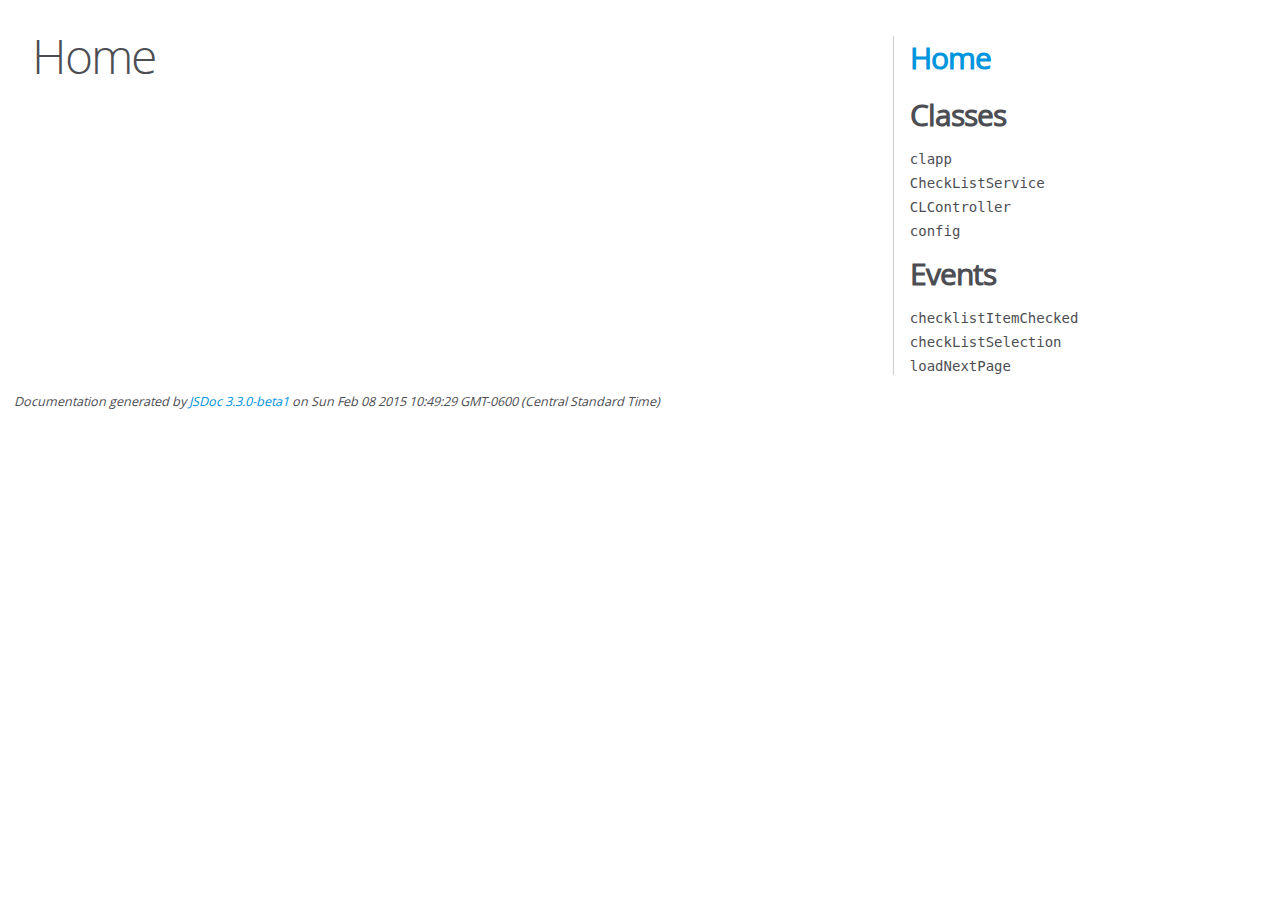
<file: out/index.html>
<!DOCTYPE html>
<html lang="en">
<head>
    <meta charset="utf-8">
    <title>JSDoc: Home</title>

    <script src="scripts/prettify/prettify.js"> </script>
    <script src="scripts/prettify/lang-css.js"> </script>
    <!--[if lt IE 9]>
      <script src="//html5shiv.googlecode.com/svn/trunk/html5.js"></script>
    <![endif]-->
    <link type="text/css" rel="stylesheet" href="styles/prettify-tomorrow.css">
    <link type="text/css" rel="stylesheet" href="styles/jsdoc-default.css">
</head>

<body>

<div id="main">

    <h1 class="page-title">Home</h1>








    <h3> </h3>




















</div>

<nav>
    <h2><a href="index.html">Home</a></h2><h3>Classes</h3><ul><li><a href="CheckListApp.clapp.html">clapp</a></li><li><a href="CheckListApp.clapp.CheckListService.html">CheckListService</a></li><li><a href="CheckListApp.clapp.CLController.html">CLController</a></li><li><a href="CheckListApp.clapp.config.html">config</a></li></ul><h3>Events</h3><ul><li><a href="CheckListApp.clapp.CLController.html#.event:checklistItemChecked">checklistItemChecked</a></li><li><a href="CheckListApp.clapp.CLController.html#.event:checkListSelection">checkListSelection</a></li><li><a href="CheckListApp.clapp.CLController.html#.event:loadNextPage">loadNextPage</a></li></ul>
</nav>

<br class="clear">

<footer>
    Documentation generated by <a href="https://github.com/jsdoc3/jsdoc">JSDoc 3.3.0-beta1</a> on Sun Feb 08 2015 10:49:29 GMT-0600 (Central Standard Time)
</footer>

<script> prettyPrint(); </script>
<script src="scripts/linenumber.js"> </script>
</body>
</html>
</file>
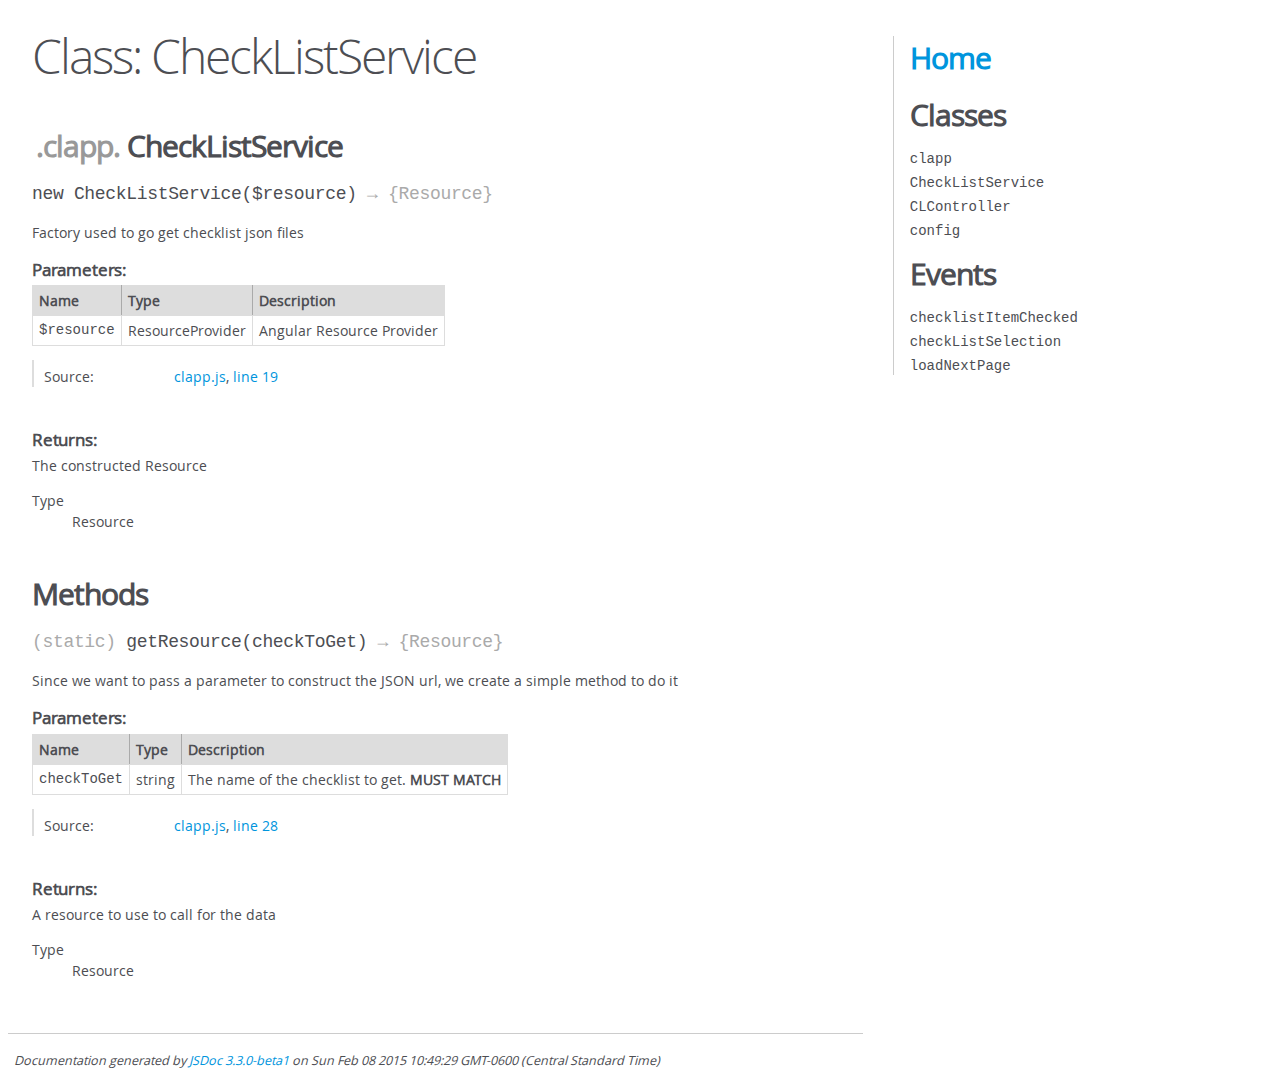
<file: out/CheckListApp.clapp.CheckListService.html>
<!DOCTYPE html>
<html lang="en">
<head>
    <meta charset="utf-8">
    <title>JSDoc: Class: CheckListService</title>

    <script src="scripts/prettify/prettify.js"> </script>
    <script src="scripts/prettify/lang-css.js"> </script>
    <!--[if lt IE 9]>
      <script src="//html5shiv.googlecode.com/svn/trunk/html5.js"></script>
    <![endif]-->
    <link type="text/css" rel="stylesheet" href="styles/prettify-tomorrow.css">
    <link type="text/css" rel="stylesheet" href="styles/jsdoc-default.css">
</head>

<body>

<div id="main">

    <h1 class="page-title">Class: CheckListService</h1>






<section>

<header>

        <h2>
            <span class="ancestors"><a href="CheckListApp.clapp.html">.clapp</a>.</span>

        CheckListService
        </h2>


</header>

<article>
    <div class="container-overview">





    <h4 class="name" id="CheckListService"><span class="type-signature"></span>new CheckListService<span class="signature">($resource)</span><span class="type-signature"> &rarr; {Resource}</span></h4>





<div class="description">
    Factory used to go get checklist json files
</div>









    <h5>Parameters:</h5>


<table class="params">
    <thead>
    <tr>

        <th>Name</th>


        <th>Type</th>





        <th class="last">Description</th>
    </tr>
    </thead>

    <tbody>


        <tr>

                <td class="name"><code>$resource</code></td>


            <td class="type">


<span class="param-type">ResourceProvider</span>



            </td>





            <td class="description last">Angular Resource Provider</td>
        </tr>


    </tbody>
</table>






<dl class="details">


























    <dt class="tag-source">Source:</dt>
    <dd class="tag-source"><ul class="dummy"><li>
        <a href="clapp.js.html">clapp.js</a>, <a href="clapp.js.html#line19">line 19</a>
    </li></ul></dd>







</dl>













<h5>Returns:</h5>


<div class="param-desc">
    The constructed Resource
</div>



<dl>
    <dt>
        Type
    </dt>
    <dd>

<span class="param-type">Resource</span>


    </dd>
</dl>






    </div>














        <h3 class="subsection-title">Methods</h3>






    <h4 class="name" id=".getResource"><span class="type-signature">(static) </span>getResource<span class="signature">(checkToGet)</span><span class="type-signature"> &rarr; {Resource}</span></h4>





<div class="description">
    Since we want to pass a parameter to construct the JSON url,we create a simple method to do it
</div>









    <h5>Parameters:</h5>


<table class="params">
    <thead>
    <tr>

        <th>Name</th>


        <th>Type</th>





        <th class="last">Description</th>
    </tr>
    </thead>

    <tbody>


        <tr>

                <td class="name"><code>checkToGet</code></td>


            <td class="type">


<span class="param-type">string</span>



            </td>





            <td class="description last">The name of the checklist to get. <b>MUST MATCH</b></td>
        </tr>


    </tbody>
</table>






<dl class="details">


























    <dt class="tag-source">Source:</dt>
    <dd class="tag-source"><ul class="dummy"><li>
        <a href="clapp.js.html">clapp.js</a>, <a href="clapp.js.html#line28">line 28</a>
    </li></ul></dd>







</dl>













<h5>Returns:</h5>


<div class="param-desc">
    A resource to use to call for the data
</div>



<dl>
    <dt>
        Type
    </dt>
    <dd>

<span class="param-type">Resource</span>


    </dd>
</dl>











</article>

</section>




</div>

<nav>
    <h2><a href="index.html">Home</a></h2><h3>Classes</h3><ul><li><a href="CheckListApp.clapp.html">clapp</a></li><li><a href="CheckListApp.clapp.CheckListService.html">CheckListService</a></li><li><a href="CheckListApp.clapp.CLController.html">CLController</a></li><li><a href="CheckListApp.clapp.config.html">config</a></li></ul><h3>Events</h3><ul><li><a href="CheckListApp.clapp.CLController.html#.event:checklistItemChecked">checklistItemChecked</a></li><li><a href="CheckListApp.clapp.CLController.html#.event:checkListSelection">checkListSelection</a></li><li><a href="CheckListApp.clapp.CLController.html#.event:loadNextPage">loadNextPage</a></li></ul>
</nav>

<br class="clear">

<footer>
    Documentation generated by <a href="https://github.com/jsdoc3/jsdoc">JSDoc 3.3.0-beta1</a> on Sun Feb 08 2015 10:49:29 GMT-0600 (Central Standard Time)
</footer>

<script> prettyPrint(); </script>
<script src="scripts/linenumber.js"> </script>
</body>
</html>
</file>
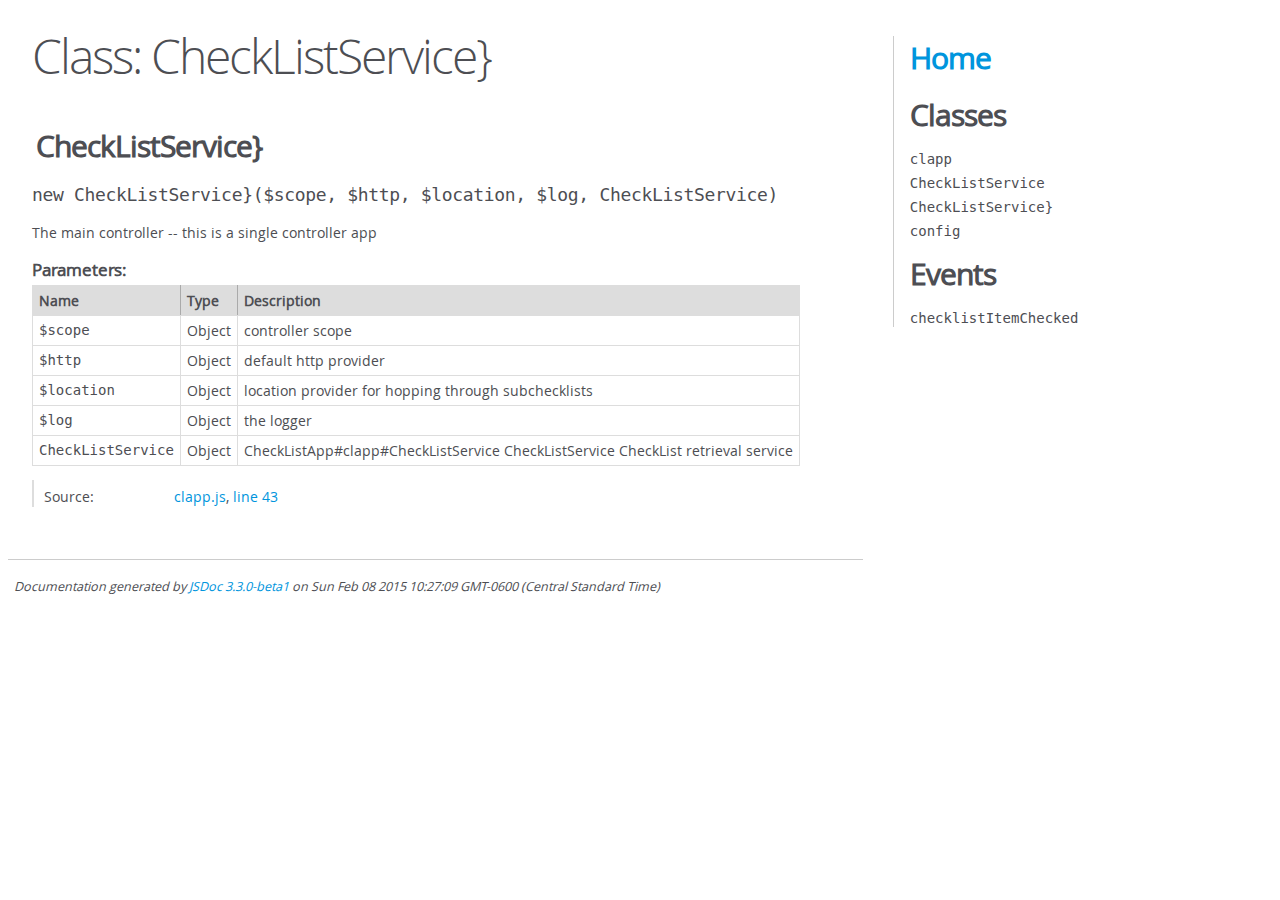
<file: out/CheckListApp.clapp.CLController%20%7B@link%20CheckListApp_clapp_CheckListService%7D.html>
<!DOCTYPE html>
<html lang="en">
<head>
    <meta charset="utf-8">
    <title>JSDoc: Class: CheckListService}</title>

    <script src="scripts/prettify/prettify.js"> </script>
    <script src="scripts/prettify/lang-css.js"> </script>
    <!--[if lt IE 9]>
      <script src="//html5shiv.googlecode.com/svn/trunk/html5.js"></script>
    <![endif]-->
    <link type="text/css" rel="stylesheet" href="styles/prettify-tomorrow.css">
    <link type="text/css" rel="stylesheet" href="styles/jsdoc-default.css">
</head>

<body>

<div id="main">

    <h1 class="page-title">Class: CheckListService}</h1>






<section>

<header>

        <h2>
        CheckListService}
        </h2>


</header>

<article>
    <div class="container-overview">





    <h4 class="name" id="CheckListService}"><span class="type-signature"></span>new CheckListService}<span class="signature">($scope, $http, $location, $log, CheckListService)</span><span class="type-signature"></span></h4>





<div class="description">
    The main controller -- this is a single controller app
</div>









    <h5>Parameters:</h5>


<table class="params">
    <thead>
    <tr>

        <th>Name</th>


        <th>Type</th>





        <th class="last">Description</th>
    </tr>
    </thead>

    <tbody>


        <tr>

                <td class="name"><code>$scope</code></td>


            <td class="type">


<span class="param-type">Object</span>



            </td>





            <td class="description last">controller scope</td>
        </tr>



        <tr>

                <td class="name"><code>$http</code></td>


            <td class="type">


<span class="param-type">Object</span>



            </td>





            <td class="description last">default http provider</td>
        </tr>



        <tr>

                <td class="name"><code>$location</code></td>


            <td class="type">


<span class="param-type">Object</span>



            </td>





            <td class="description last">location provider for hopping through subchecklists</td>
        </tr>



        <tr>

                <td class="name"><code>$log</code></td>


            <td class="type">


<span class="param-type">Object</span>



            </td>





            <td class="description last">the logger</td>
        </tr>



        <tr>

                <td class="name"><code>CheckListService</code></td>


            <td class="type">


<span class="param-type">Object</span>



            </td>





            <td class="description last">CheckListApp#clapp#CheckListService CheckListService CheckList retrieval service</td>
        </tr>


    </tbody>
</table>






<dl class="details">


























    <dt class="tag-source">Source:</dt>
    <dd class="tag-source"><ul class="dummy"><li>
        <a href="clapp.js.html">clapp.js</a>, <a href="clapp.js.html#line43">line 43</a>
    </li></ul></dd>







</dl>

















    </div>


















</article>

</section>




</div>

<nav>
    <h2><a href="index.html">Home</a></h2><h3>Classes</h3><ul><li><a href="CheckListApp.clapp.html">clapp</a></li><li><a href="CheckListApp.clapp.CheckListService.html">CheckListService</a></li><li><a href="CheckListApp.clapp.CLController%2520%257B@link%2520CheckListApp_clapp_CheckListService%257D.html">CheckListService}</a></li><li><a href="CheckListApp.clapp.config.html">config</a></li></ul><h3>Events</h3><ul><li><a href="CheckListApp.clapp.CLController.html#.event:checklistItemChecked">checklistItemChecked</a></li></ul>
</nav>

<br class="clear">

<footer>
    Documentation generated by <a href="https://github.com/jsdoc3/jsdoc">JSDoc 3.3.0-beta1</a> on Sun Feb 08 2015 10:27:09 GMT-0600 (Central Standard Time)
</footer>

<script> prettyPrint(); </script>
<script src="scripts/linenumber.js"> </script>
</body>
</html>
</file>
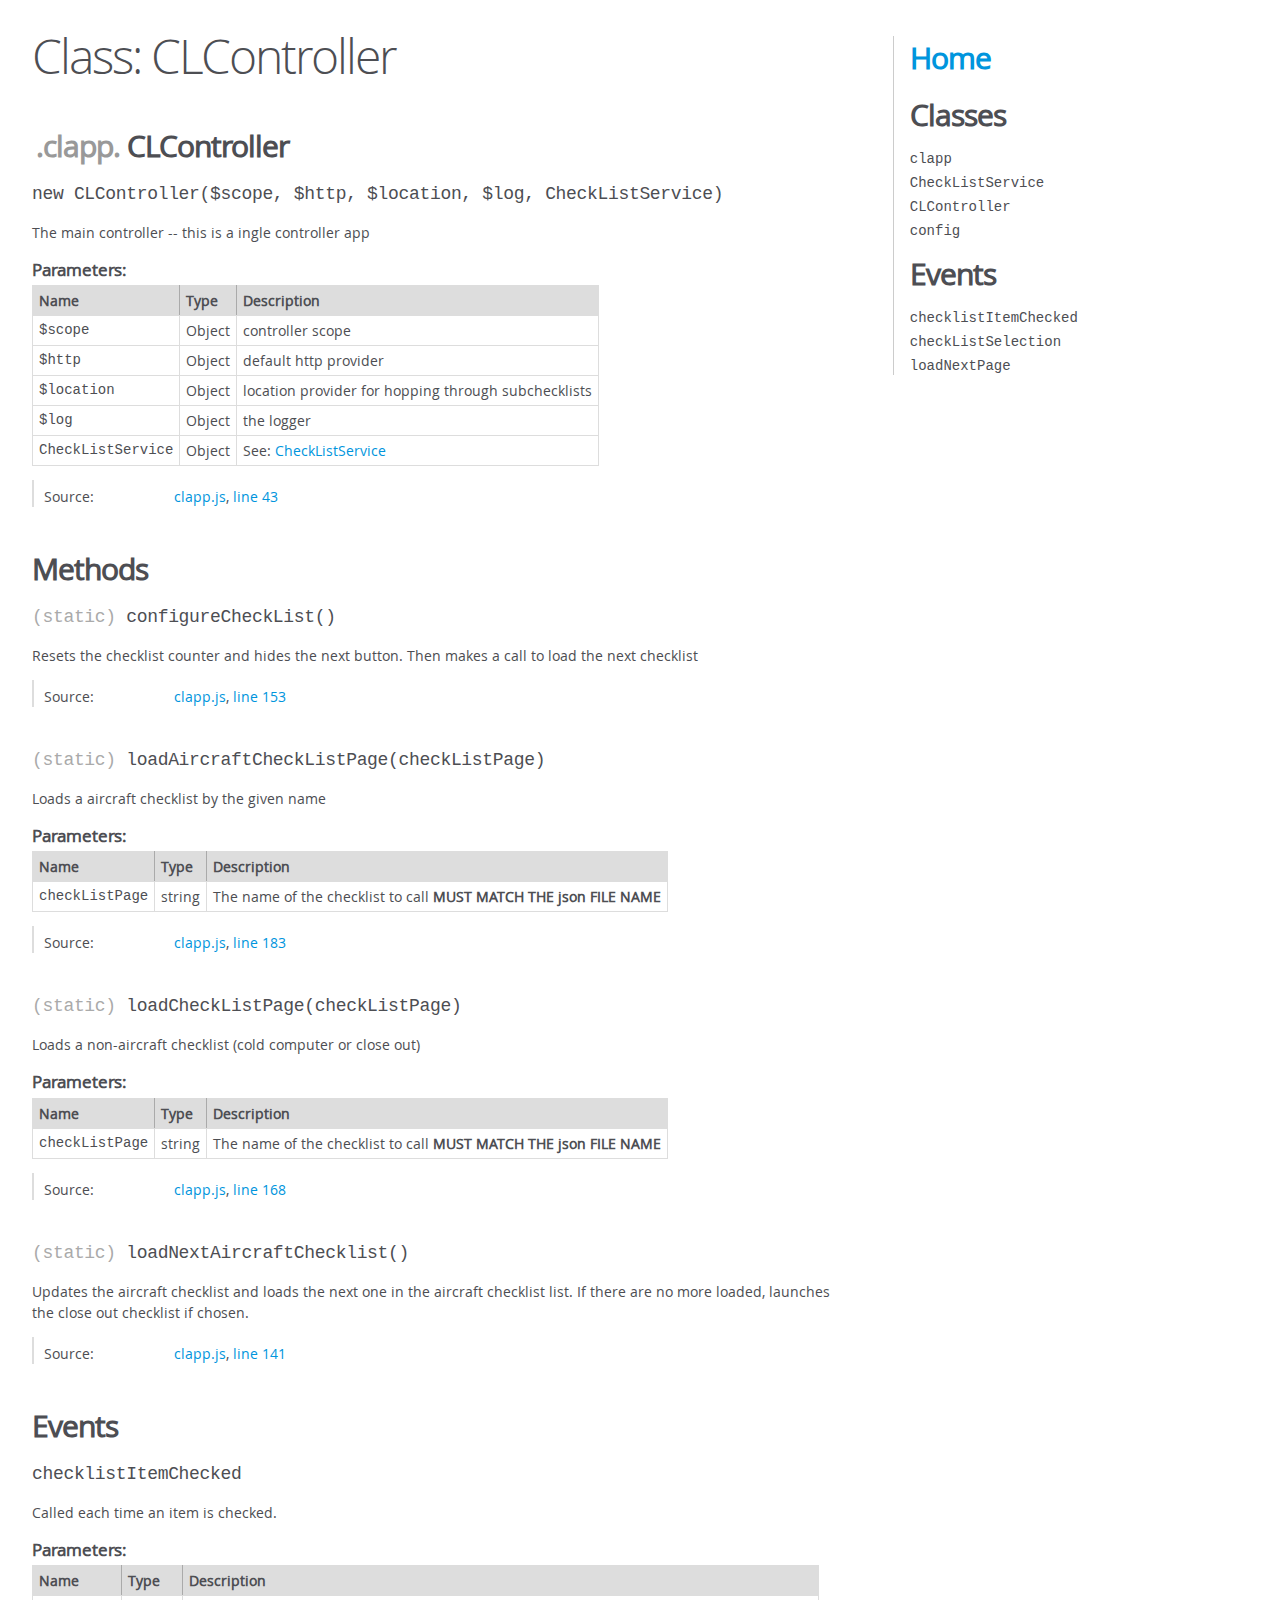
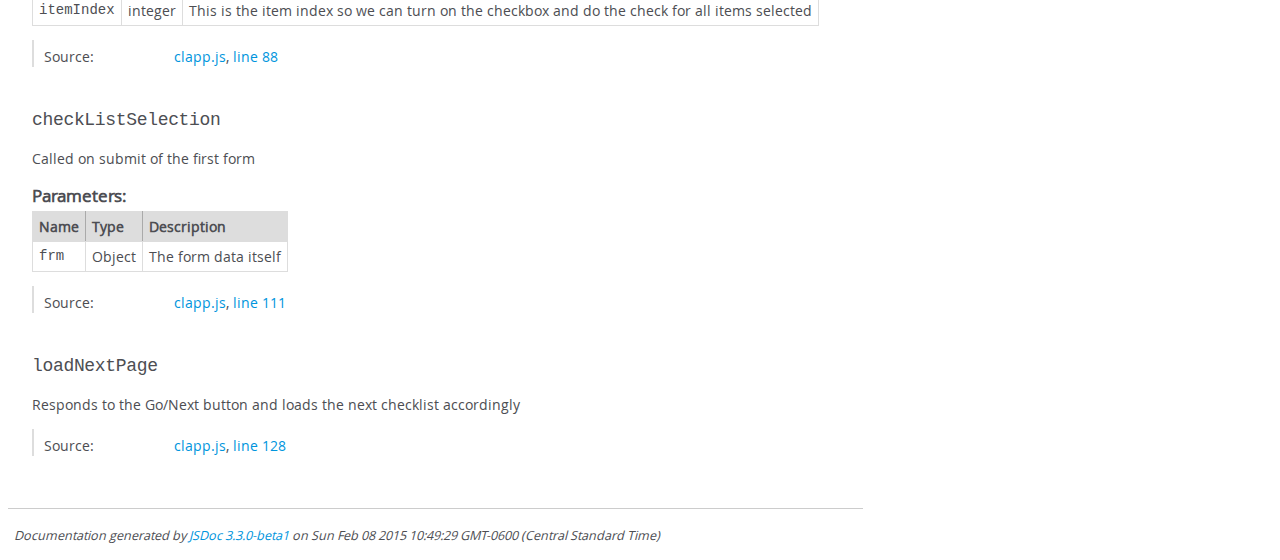
<file: out/CheckListApp.clapp.CLController.html>
<!DOCTYPE html>
<html lang="en">
<head>
    <meta charset="utf-8">
    <title>JSDoc: Class: CLController</title>

    <script src="scripts/prettify/prettify.js"> </script>
    <script src="scripts/prettify/lang-css.js"> </script>
    <!--[if lt IE 9]>
      <script src="//html5shiv.googlecode.com/svn/trunk/html5.js"></script>
    <![endif]-->
    <link type="text/css" rel="stylesheet" href="styles/prettify-tomorrow.css">
    <link type="text/css" rel="stylesheet" href="styles/jsdoc-default.css">
</head>

<body>

<div id="main">

    <h1 class="page-title">Class: CLController</h1>






<section>

<header>

        <h2>
            <span class="ancestors"><a href="CheckListApp.clapp.html">.clapp</a>.</span>

        CLController
        </h2>


</header>

<article>
    <div class="container-overview">





    <h4 class="name" id="CLController"><span class="type-signature"></span>new CLController<span class="signature">($scope, $http, $location, $log, CheckListService)</span><span class="type-signature"></span></h4>





<div class="description">
    The main controller -- this is a ingle controller app
</div>









    <h5>Parameters:</h5>


<table class="params">
    <thead>
    <tr>

        <th>Name</th>


        <th>Type</th>





        <th class="last">Description</th>
    </tr>
    </thead>

    <tbody>


        <tr>

                <td class="name"><code>$scope</code></td>


            <td class="type">


<span class="param-type">Object</span>



            </td>





            <td class="description last">controller scope</td>
        </tr>



        <tr>

                <td class="name"><code>$http</code></td>


            <td class="type">


<span class="param-type">Object</span>



            </td>





            <td class="description last">default http provider</td>
        </tr>



        <tr>

                <td class="name"><code>$location</code></td>


            <td class="type">


<span class="param-type">Object</span>



            </td>





            <td class="description last">location provider for hopping through subchecklists</td>
        </tr>



        <tr>

                <td class="name"><code>$log</code></td>


            <td class="type">


<span class="param-type">Object</span>



            </td>





            <td class="description last">the logger</td>
        </tr>



        <tr>

                <td class="name"><code>CheckListService</code></td>


            <td class="type">


<span class="param-type">Object</span>



            </td>





            <td class="description last">See: <a href="CheckListApp.clapp.CheckListService.html">CheckListService</a></td>
        </tr>


    </tbody>
</table>






<dl class="details">


























    <dt class="tag-source">Source:</dt>
    <dd class="tag-source"><ul class="dummy"><li>
        <a href="clapp.js.html">clapp.js</a>, <a href="clapp.js.html#line43">line 43</a>
    </li></ul></dd>







</dl>

















    </div>














        <h3 class="subsection-title">Methods</h3>






    <h4 class="name" id=".configureCheckList"><span class="type-signature">(static) </span>configureCheckList<span class="signature">()</span><span class="type-signature"></span></h4>





<div class="description">
    Resets the checklist counter and hides the next button.Then makes a call to load the next checklist
</div>













<dl class="details">


























    <dt class="tag-source">Source:</dt>
    <dd class="tag-source"><ul class="dummy"><li>
        <a href="clapp.js.html">clapp.js</a>, <a href="clapp.js.html#line153">line 153</a>
    </li></ul></dd>







</dl>





















    <h4 class="name" id=".loadAircraftCheckListPage"><span class="type-signature">(static) </span>loadAircraftCheckListPage<span class="signature">(checkListPage)</span><span class="type-signature"></span></h4>





<div class="description">
    Loads a aircraft checklist by the given name
</div>









    <h5>Parameters:</h5>


<table class="params">
    <thead>
    <tr>

        <th>Name</th>


        <th>Type</th>





        <th class="last">Description</th>
    </tr>
    </thead>

    <tbody>


        <tr>

                <td class="name"><code>checkListPage</code></td>


            <td class="type">


<span class="param-type">string</span>



            </td>





            <td class="description last">The name of the checklist to call <b>MUST MATCH THE json FILE NAME</b></td>
        </tr>


    </tbody>
</table>






<dl class="details">


























    <dt class="tag-source">Source:</dt>
    <dd class="tag-source"><ul class="dummy"><li>
        <a href="clapp.js.html">clapp.js</a>, <a href="clapp.js.html#line183">line 183</a>
    </li></ul></dd>







</dl>





















    <h4 class="name" id=".loadCheckListPage"><span class="type-signature">(static) </span>loadCheckListPage<span class="signature">(checkListPage)</span><span class="type-signature"></span></h4>





<div class="description">
    Loads a non-aircraft checklist (cold computer or close out)
</div>









    <h5>Parameters:</h5>


<table class="params">
    <thead>
    <tr>

        <th>Name</th>


        <th>Type</th>





        <th class="last">Description</th>
    </tr>
    </thead>

    <tbody>


        <tr>

                <td class="name"><code>checkListPage</code></td>


            <td class="type">


<span class="param-type">string</span>



            </td>





            <td class="description last">The name of the checklist to call <b>MUST MATCH THE json FILE NAME</b></td>
        </tr>


    </tbody>
</table>






<dl class="details">


























    <dt class="tag-source">Source:</dt>
    <dd class="tag-source"><ul class="dummy"><li>
        <a href="clapp.js.html">clapp.js</a>, <a href="clapp.js.html#line168">line 168</a>
    </li></ul></dd>







</dl>





















    <h4 class="name" id=".loadNextAircraftChecklist"><span class="type-signature">(static) </span>loadNextAircraftChecklist<span class="signature">()</span><span class="type-signature"></span></h4>





<div class="description">
    Updates the aircraft checklist and loads the next one in the aircraft checklistlist.  If there are no more loaded, launches the close out checklist if chosen.
</div>













<dl class="details">


























    <dt class="tag-source">Source:</dt>
    <dd class="tag-source"><ul class="dummy"><li>
        <a href="clapp.js.html">clapp.js</a>, <a href="clapp.js.html#line141">line 141</a>
    </li></ul></dd>







</dl>






















        <h3 class="subsection-title">Events</h3>






    <h4 class="name" id=".event:checklistItemChecked">checklistItemChecked</h4>





<div class="description">
    Called each time an item is checked.
</div>









    <h5>Parameters:</h5>


<table class="params">
    <thead>
    <tr>

        <th>Name</th>


        <th>Type</th>





        <th class="last">Description</th>
    </tr>
    </thead>

    <tbody>


        <tr>

                <td class="name"><code>itemIndex</code></td>


            <td class="type">


<span class="param-type">integer</span>



            </td>





            <td class="description last">This is the item index so we can turn on the checkbox and do the check for all items selected</td>
        </tr>


    </tbody>
</table>






<dl class="details">


























    <dt class="tag-source">Source:</dt>
    <dd class="tag-source"><ul class="dummy"><li>
        <a href="clapp.js.html">clapp.js</a>, <a href="clapp.js.html#line88">line 88</a>
    </li></ul></dd>







</dl>





















    <h4 class="name" id=".event:checkListSelection">checkListSelection</h4>





<div class="description">
    Called on submit of the first form
</div>









    <h5>Parameters:</h5>


<table class="params">
    <thead>
    <tr>

        <th>Name</th>


        <th>Type</th>





        <th class="last">Description</th>
    </tr>
    </thead>

    <tbody>


        <tr>

                <td class="name"><code>frm</code></td>


            <td class="type">


<span class="param-type">Object</span>



            </td>





            <td class="description last">The form data itself</td>
        </tr>


    </tbody>
</table>






<dl class="details">


























    <dt class="tag-source">Source:</dt>
    <dd class="tag-source"><ul class="dummy"><li>
        <a href="clapp.js.html">clapp.js</a>, <a href="clapp.js.html#line111">line 111</a>
    </li></ul></dd>







</dl>





















    <h4 class="name" id=".event:loadNextPage">loadNextPage</h4>





<div class="description">
    Responds to the Go/Next button and loads the next checklist accordingly
</div>













<dl class="details">


























    <dt class="tag-source">Source:</dt>
    <dd class="tag-source"><ul class="dummy"><li>
        <a href="clapp.js.html">clapp.js</a>, <a href="clapp.js.html#line128">line 128</a>
    </li></ul></dd>







</dl>


















</article>

</section>




</div>

<nav>
    <h2><a href="index.html">Home</a></h2><h3>Classes</h3><ul><li><a href="CheckListApp.clapp.html">clapp</a></li><li><a href="CheckListApp.clapp.CheckListService.html">CheckListService</a></li><li><a href="CheckListApp.clapp.CLController.html">CLController</a></li><li><a href="CheckListApp.clapp.config.html">config</a></li></ul><h3>Events</h3><ul><li><a href="CheckListApp.clapp.CLController.html#.event:checklistItemChecked">checklistItemChecked</a></li><li><a href="CheckListApp.clapp.CLController.html#.event:checkListSelection">checkListSelection</a></li><li><a href="CheckListApp.clapp.CLController.html#.event:loadNextPage">loadNextPage</a></li></ul>
</nav>

<br class="clear">

<footer>
    Documentation generated by <a href="https://github.com/jsdoc3/jsdoc">JSDoc 3.3.0-beta1</a> on Sun Feb 08 2015 10:49:29 GMT-0600 (Central Standard Time)
</footer>

<script> prettyPrint(); </script>
<script src="scripts/linenumber.js"> </script>
</body>
</html>
</file>
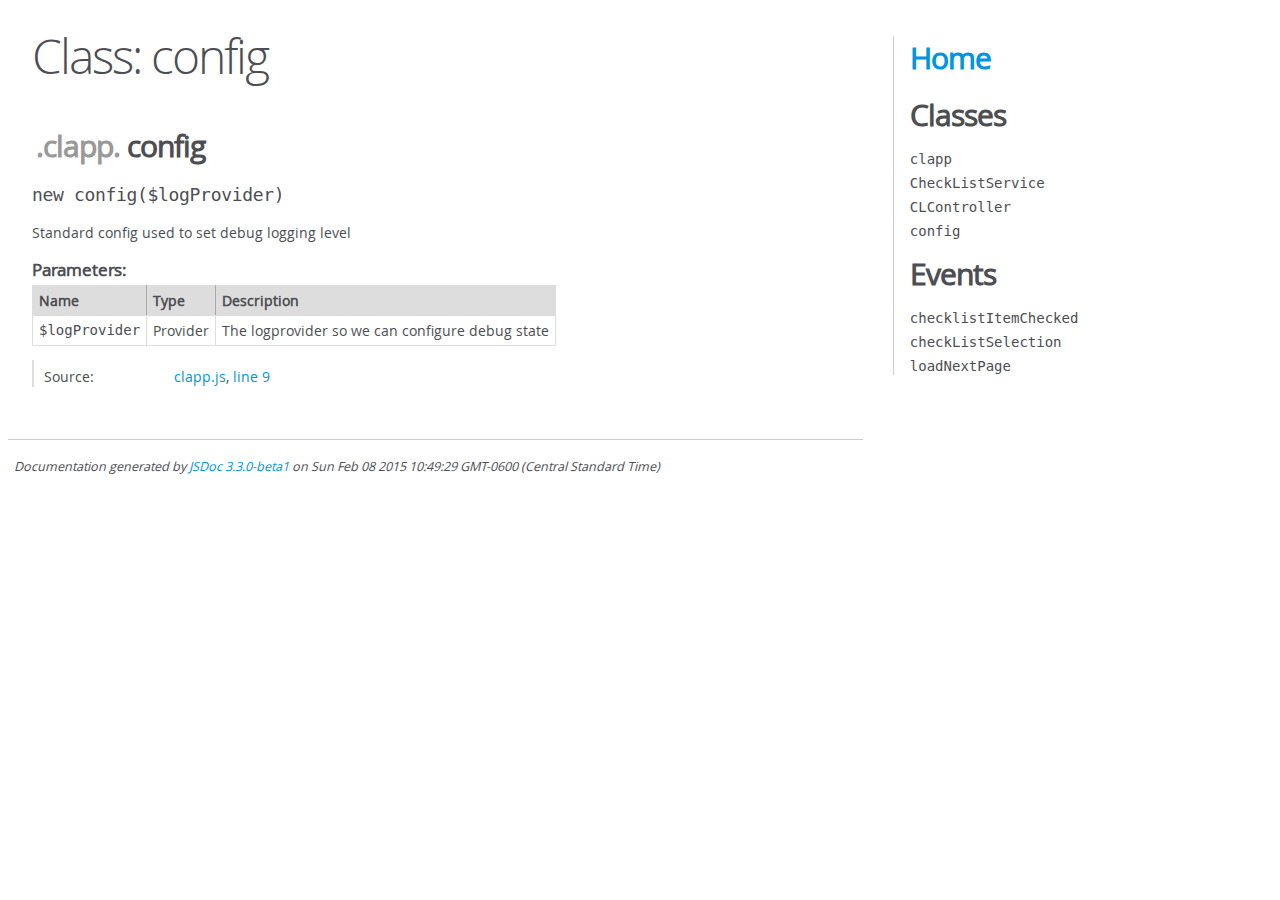
<file: out/CheckListApp.clapp.config.html>
<!DOCTYPE html>
<html lang="en">
<head>
    <meta charset="utf-8">
    <title>JSDoc: Class: config</title>

    <script src="scripts/prettify/prettify.js"> </script>
    <script src="scripts/prettify/lang-css.js"> </script>
    <!--[if lt IE 9]>
      <script src="//html5shiv.googlecode.com/svn/trunk/html5.js"></script>
    <![endif]-->
    <link type="text/css" rel="stylesheet" href="styles/prettify-tomorrow.css">
    <link type="text/css" rel="stylesheet" href="styles/jsdoc-default.css">
</head>

<body>

<div id="main">

    <h1 class="page-title">Class: config</h1>






<section>

<header>

        <h2>
            <span class="ancestors"><a href="CheckListApp.clapp.html">.clapp</a>.</span>

        config
        </h2>


</header>

<article>
    <div class="container-overview">





    <h4 class="name" id="config"><span class="type-signature"></span>new config<span class="signature">($logProvider)</span><span class="type-signature"></span></h4>





<div class="description">
    Standard config used to set debug logging level
</div>









    <h5>Parameters:</h5>


<table class="params">
    <thead>
    <tr>

        <th>Name</th>


        <th>Type</th>





        <th class="last">Description</th>
    </tr>
    </thead>

    <tbody>


        <tr>

                <td class="name"><code>$logProvider</code></td>


            <td class="type">


<span class="param-type">Provider</span>



            </td>





            <td class="description last">The logprovider so we can configure debug state</td>
        </tr>


    </tbody>
</table>






<dl class="details">


























    <dt class="tag-source">Source:</dt>
    <dd class="tag-source"><ul class="dummy"><li>
        <a href="clapp.js.html">clapp.js</a>, <a href="clapp.js.html#line9">line 9</a>
    </li></ul></dd>







</dl>

















    </div>


















</article>

</section>




</div>

<nav>
    <h2><a href="index.html">Home</a></h2><h3>Classes</h3><ul><li><a href="CheckListApp.clapp.html">clapp</a></li><li><a href="CheckListApp.clapp.CheckListService.html">CheckListService</a></li><li><a href="CheckListApp.clapp.CLController.html">CLController</a></li><li><a href="CheckListApp.clapp.config.html">config</a></li></ul><h3>Events</h3><ul><li><a href="CheckListApp.clapp.CLController.html#.event:checklistItemChecked">checklistItemChecked</a></li><li><a href="CheckListApp.clapp.CLController.html#.event:checkListSelection">checkListSelection</a></li><li><a href="CheckListApp.clapp.CLController.html#.event:loadNextPage">loadNextPage</a></li></ul>
</nav>

<br class="clear">

<footer>
    Documentation generated by <a href="https://github.com/jsdoc3/jsdoc">JSDoc 3.3.0-beta1</a> on Sun Feb 08 2015 10:49:29 GMT-0600 (Central Standard Time)
</footer>

<script> prettyPrint(); </script>
<script src="scripts/linenumber.js"> </script>
</body>
</html>
</file>
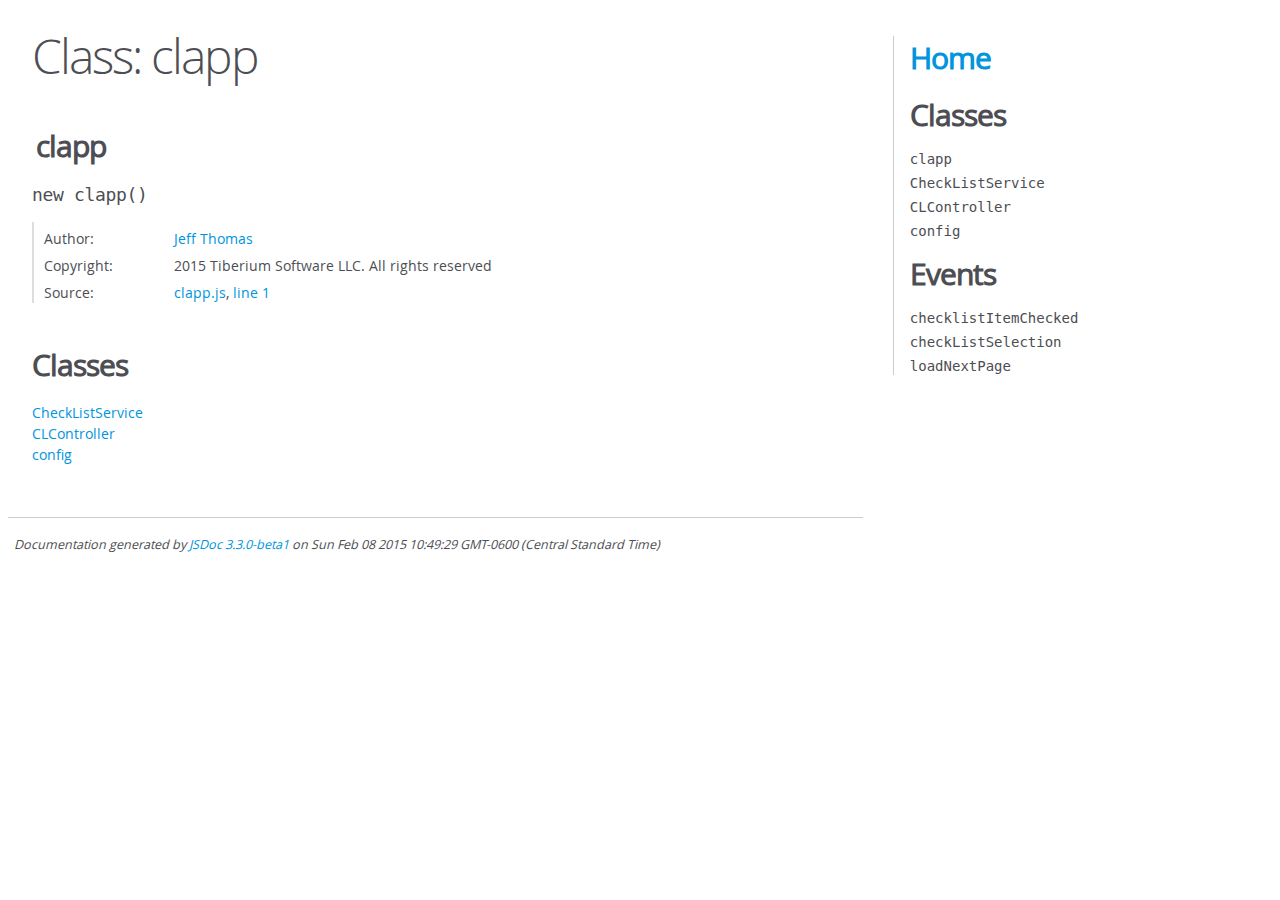
<file: out/CheckListApp.clapp.html>
<!DOCTYPE html>
<html lang="en">
<head>
    <meta charset="utf-8">
    <title>JSDoc: Class: clapp</title>

    <script src="scripts/prettify/prettify.js"> </script>
    <script src="scripts/prettify/lang-css.js"> </script>
    <!--[if lt IE 9]>
      <script src="//html5shiv.googlecode.com/svn/trunk/html5.js"></script>
    <![endif]-->
    <link type="text/css" rel="stylesheet" href="styles/prettify-tomorrow.css">
    <link type="text/css" rel="stylesheet" href="styles/jsdoc-default.css">
</head>

<body>

<div id="main">

    <h1 class="page-title">Class: clapp</h1>






<section>

<header>

        <h2>
        clapp
        </h2>


</header>

<article>
    <div class="container-overview">





    <h4 class="name" id="clapp"><span class="type-signature"></span>new clapp<span class="signature">()</span><span class="type-signature"></span></h4>

















<dl class="details">


















    <dt class="tag-author">Author:</dt>
    <dd class="tag-author">
        <ul>
            <li><a href="mailto:dev@tiberiumsoftware.com">Jeff Thomas</a></li>
        </ul>
    </dd>



    <dt class="tag-copyright">Copyright:</dt>
    <dd class="tag-copyright"><ul class="dummy"><li>2015 Tiberium Software LLC.  All rights reserved</li></ul></dd>







    <dt class="tag-source">Source:</dt>
    <dd class="tag-source"><ul class="dummy"><li>
        <a href="clapp.js.html">clapp.js</a>, <a href="clapp.js.html#line1">line 1</a>
    </li></ul></dd>







</dl>

















    </div>






        <h3 class="subsection-title">Classes</h3>

        <dl>
            <dt><a href="CheckListApp.clapp.CheckListService.html">CheckListService</a></dt>
            <dd></dd>

            <dt><a href="CheckListApp.clapp.CLController.html">CLController</a></dt>
            <dd></dd>

            <dt><a href="CheckListApp.clapp.config.html">config</a></dt>
            <dd></dd>
        </dl>













</article>

</section>




</div>

<nav>
    <h2><a href="index.html">Home</a></h2><h3>Classes</h3><ul><li><a href="CheckListApp.clapp.html">clapp</a></li><li><a href="CheckListApp.clapp.CheckListService.html">CheckListService</a></li><li><a href="CheckListApp.clapp.CLController.html">CLController</a></li><li><a href="CheckListApp.clapp.config.html">config</a></li></ul><h3>Events</h3><ul><li><a href="CheckListApp.clapp.CLController.html#.event:checklistItemChecked">checklistItemChecked</a></li><li><a href="CheckListApp.clapp.CLController.html#.event:checkListSelection">checkListSelection</a></li><li><a href="CheckListApp.clapp.CLController.html#.event:loadNextPage">loadNextPage</a></li></ul>
</nav>

<br class="clear">

<footer>
    Documentation generated by <a href="https://github.com/jsdoc3/jsdoc">JSDoc 3.3.0-beta1</a> on Sun Feb 08 2015 10:49:29 GMT-0600 (Central Standard Time)
</footer>

<script> prettyPrint(); </script>
<script src="scripts/linenumber.js"> </script>
</body>
</html>
</file>
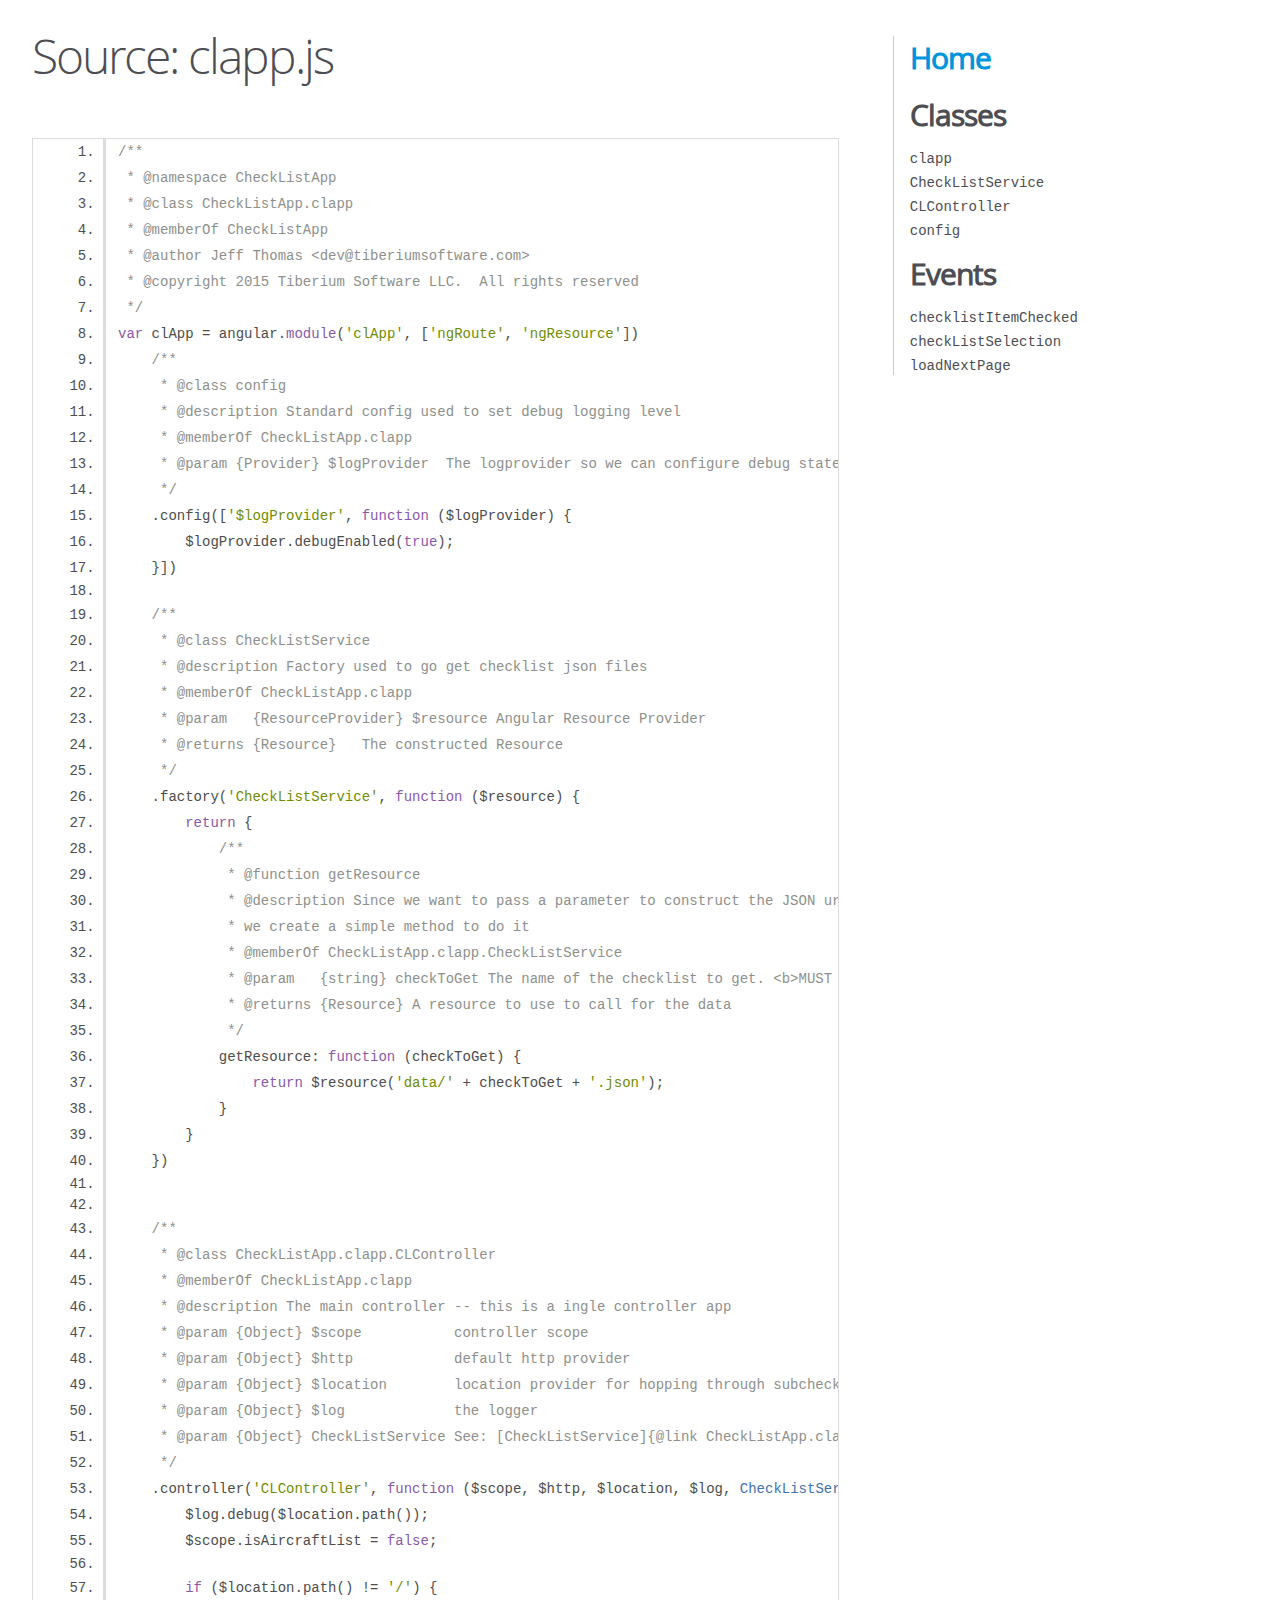
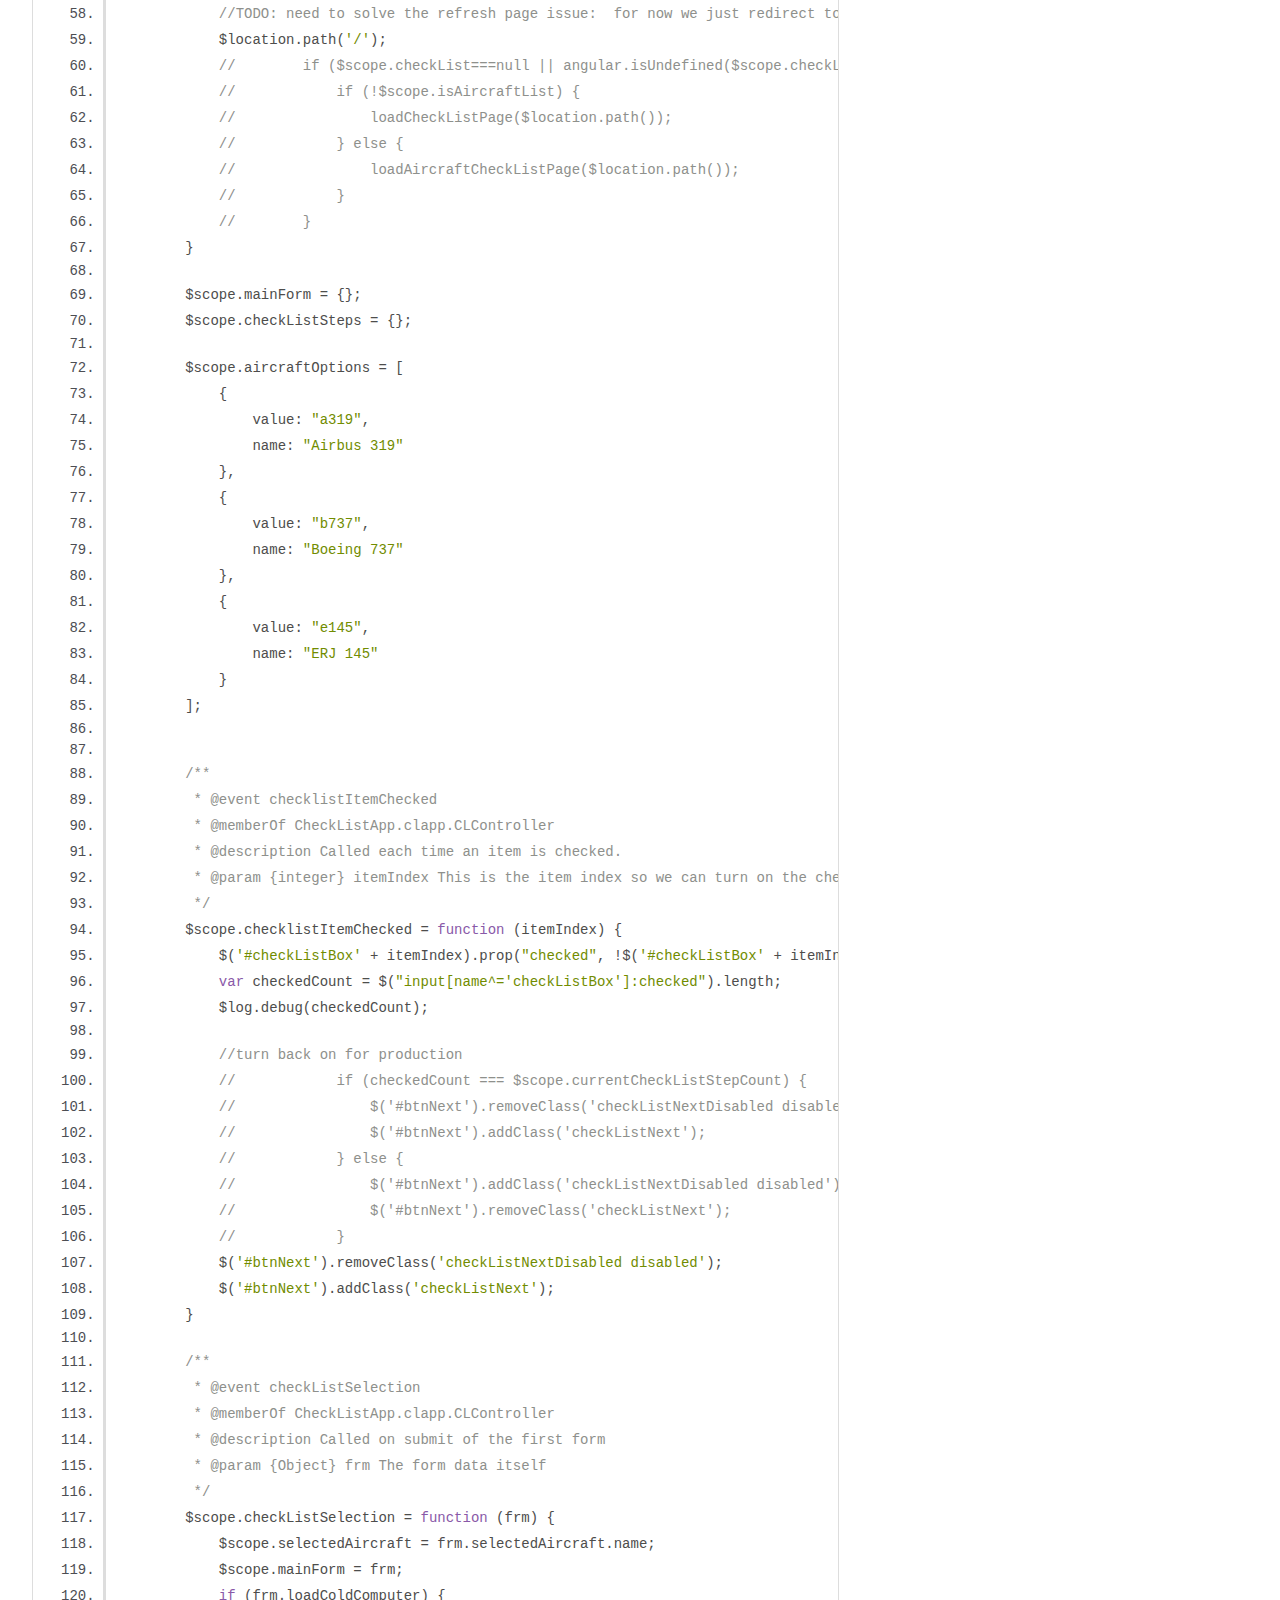
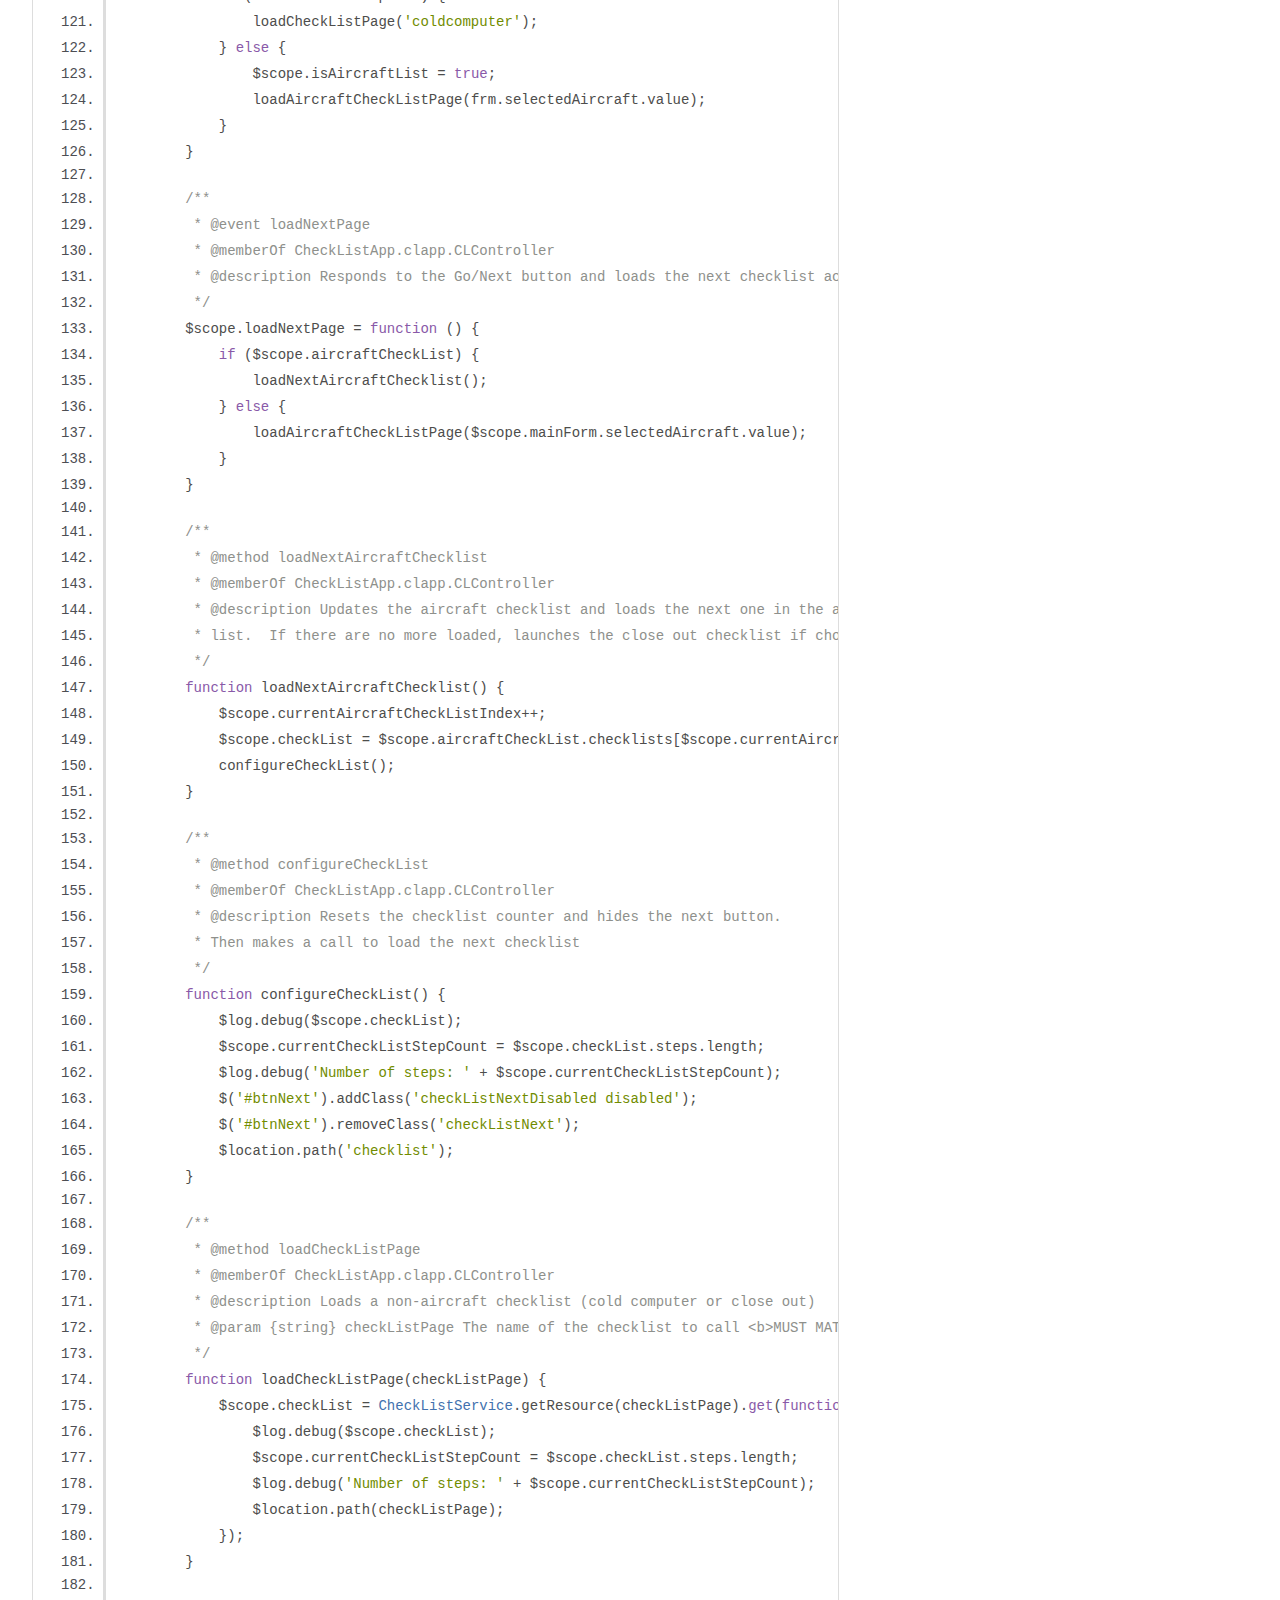
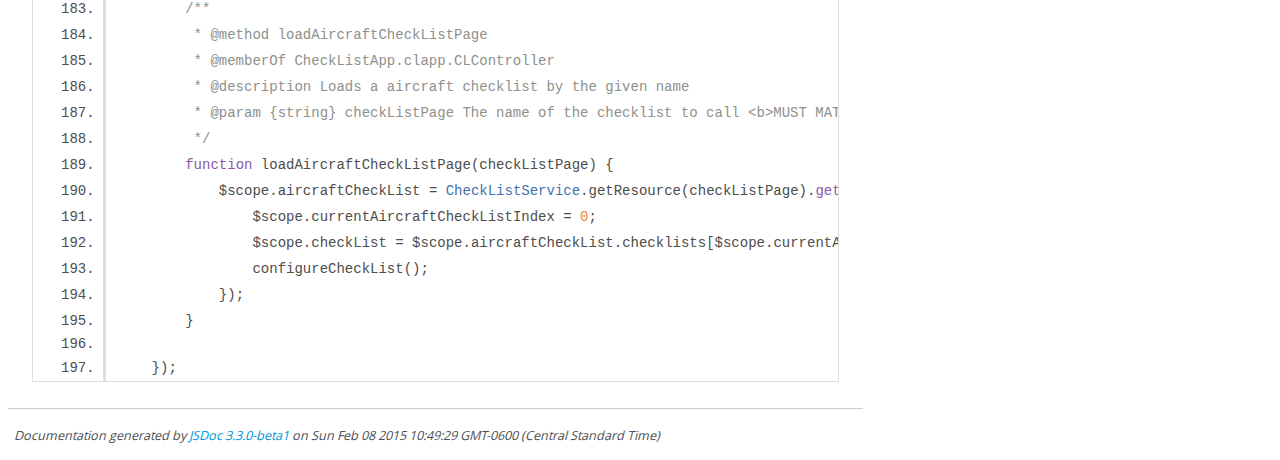
<file: out/clapp.js.html>
<!DOCTYPE html>
<html lang="en">
<head>
    <meta charset="utf-8">
    <title>JSDoc: Source: clapp.js</title>

    <script src="scripts/prettify/prettify.js"> </script>
    <script src="scripts/prettify/lang-css.js"> </script>
    <!--[if lt IE 9]>
      <script src="//html5shiv.googlecode.com/svn/trunk/html5.js"></script>
    <![endif]-->
    <link type="text/css" rel="stylesheet" href="styles/prettify-tomorrow.css">
    <link type="text/css" rel="stylesheet" href="styles/jsdoc-default.css">
</head>

<body>

<div id="main">

    <h1 class="page-title">Source: clapp.js</h1>






    <section>
        <article>
            <pre class="prettyprint source linenums"><code>/**
 * @namespace CheckListApp
 * @class CheckListApp.clapp
 * @memberOf CheckListApp
 * @author Jeff Thomas &lt;dev@tiberiumsoftware.com>
 * @copyright 2015 Tiberium Software LLC.  All rights reserved
 */
var clApp = angular.module('clApp', ['ngRoute', 'ngResource'])
    /**
     * @class config
     * @description Standard config used to set debug logging level
     * @memberOf CheckListApp.clapp
     * @param {Provider} $logProvider  The logprovider so we can configure debug state
     */
    .config(['$logProvider', function ($logProvider) {
        $logProvider.debugEnabled(true);
    }])

    /**
     * @class CheckListService
     * @description Factory used to go get checklist json files
     * @memberOf CheckListApp.clapp
     * @param   {ResourceProvider} $resource Angular Resource Provider
     * @returns {Resource}   The constructed Resource
     */
    .factory('CheckListService', function ($resource) {
        return {
            /**
             * @function getResource
             * @description Since we want to pass a parameter to construct the JSON url,
             * we create a simple method to do it
             * @memberOf CheckListApp.clapp.CheckListService
             * @param   {string} checkToGet The name of the checklist to get. &lt;b>MUST MATCH&lt;/b>
             * @returns {Resource} A resource to use to call for the data
             */
            getResource: function (checkToGet) {
                return $resource('data/' + checkToGet + '.json');
            }
        }
    })


    /**
     * @class CheckListApp.clapp.CLController
     * @memberOf CheckListApp.clapp
     * @description The main controller -- this is a ingle controller app
     * @param {Object} $scope           controller scope
     * @param {Object} $http            default http provider
     * @param {Object} $location        location provider for hopping through subchecklists
     * @param {Object} $log             the logger
     * @param {Object} CheckListService See: [CheckListService]{@link CheckListApp.clapp.CheckListService}
     */
    .controller('CLController', function ($scope, $http, $location, $log, CheckListService) {
        $log.debug($location.path());
        $scope.isAircraftList = false;

        if ($location.path() != '/') {
            //TODO: need to solve the refresh page issue:  for now we just redirect to the root page
            $location.path('/');
            //        if ($scope.checkList===null || angular.isUndefined($scope.checkList)) {
            //            if (!$scope.isAircraftList) {
            //                loadCheckListPage($location.path());
            //            } else {
            //                loadAircraftCheckListPage($location.path());
            //            }
            //        }
        }

        $scope.mainForm = {};
        $scope.checkListSteps = {};

        $scope.aircraftOptions = [
            {
                value: "a319",
                name: "Airbus 319"
            },
            {
                value: "b737",
                name: "Boeing 737"
            },
            {
                value: "e145",
                name: "ERJ 145"
            }
        ];


        /**
         * @event checklistItemChecked
         * @memberOf CheckListApp.clapp.CLController
         * @description Called each time an item is checked.
         * @param {integer} itemIndex This is the item index so we can turn on the checkbox and do the check for all items selected
         */
        $scope.checklistItemChecked = function (itemIndex) {
            $('#checkListBox' + itemIndex).prop("checked", !$('#checkListBox' + itemIndex).prop("checked"));
            var checkedCount = $("input[name^='checkListBox']:checked").length;
            $log.debug(checkedCount);

            //turn back on for production
            //            if (checkedCount === $scope.currentCheckListStepCount) {
            //                $('#btnNext').removeClass('checkListNextDisabled disabled');
            //                $('#btnNext').addClass('checkListNext');
            //            } else {
            //                $('#btnNext').addClass('checkListNextDisabled disabled');
            //                $('#btnNext').removeClass('checkListNext');
            //            }
            $('#btnNext').removeClass('checkListNextDisabled disabled');
            $('#btnNext').addClass('checkListNext');
        }

        /**
         * @event checkListSelection
         * @memberOf CheckListApp.clapp.CLController
         * @description Called on submit of the first form
         * @param {Object} frm The form data itself
         */
        $scope.checkListSelection = function (frm) {
            $scope.selectedAircraft = frm.selectedAircraft.name;
            $scope.mainForm = frm;
            if (frm.loadColdComputer) {
                loadCheckListPage('coldcomputer');
            } else {
                $scope.isAircraftList = true;
                loadAircraftCheckListPage(frm.selectedAircraft.value);
            }
        }

        /**
         * @event loadNextPage
         * @memberOf CheckListApp.clapp.CLController
         * @description Responds to the Go/Next button and loads the next checklist accordingly
         */
        $scope.loadNextPage = function () {
            if ($scope.aircraftCheckList) {
                loadNextAircraftChecklist();
            } else {
                loadAircraftCheckListPage($scope.mainForm.selectedAircraft.value);
            }
        }

        /**
         * @method loadNextAircraftChecklist
         * @memberOf CheckListApp.clapp.CLController
         * @description Updates the aircraft checklist and loads the next one in the aircraft checklist
         * list.  If there are no more loaded, launches the close out checklist if chosen.
         */
        function loadNextAircraftChecklist() {
            $scope.currentAircraftCheckListIndex++;
            $scope.checkList = $scope.aircraftCheckList.checklists[$scope.currentAircraftCheckListIndex];
            configureCheckList();
        }

        /**
         * @method configureCheckList
         * @memberOf CheckListApp.clapp.CLController
         * @description Resets the checklist counter and hides the next button.
         * Then makes a call to load the next checklist
         */
        function configureCheckList() {
            $log.debug($scope.checkList);
            $scope.currentCheckListStepCount = $scope.checkList.steps.length;
            $log.debug('Number of steps: ' + $scope.currentCheckListStepCount);
            $('#btnNext').addClass('checkListNextDisabled disabled');
            $('#btnNext').removeClass('checkListNext');
            $location.path('checklist');
        }

        /**
         * @method loadCheckListPage
         * @memberOf CheckListApp.clapp.CLController
         * @description Loads a non-aircraft checklist (cold computer or close out)
         * @param {string} checkListPage The name of the checklist to call &lt;b>MUST MATCH THE json FILE NAME&lt;/b>
         */
        function loadCheckListPage(checkListPage) {
            $scope.checkList = CheckListService.getResource(checkListPage).get(function () {
                $log.debug($scope.checkList);
                $scope.currentCheckListStepCount = $scope.checkList.steps.length;
                $log.debug('Number of steps: ' + $scope.currentCheckListStepCount);
                $location.path(checkListPage);
            });
        }

        /**
         * @method loadAircraftCheckListPage
         * @memberOf CheckListApp.clapp.CLController
         * @description Loads a aircraft checklist by the given name
         * @param {string} checkListPage The name of the checklist to call &lt;b>MUST MATCH THE json FILE NAME&lt;/b>
         */
        function loadAircraftCheckListPage(checkListPage) {
            $scope.aircraftCheckList = CheckListService.getResource(checkListPage).get(function () {
                $scope.currentAircraftCheckListIndex = 0;
                $scope.checkList = $scope.aircraftCheckList.checklists[$scope.currentAircraftCheckListIndex];
                configureCheckList();
            });
        }

    });
</code></pre>
        </article>
    </section>




</div>

<nav>
    <h2><a href="index.html">Home</a></h2><h3>Classes</h3><ul><li><a href="CheckListApp.clapp.html">clapp</a></li><li><a href="CheckListApp.clapp.CheckListService.html">CheckListService</a></li><li><a href="CheckListApp.clapp.CLController.html">CLController</a></li><li><a href="CheckListApp.clapp.config.html">config</a></li></ul><h3>Events</h3><ul><li><a href="CheckListApp.clapp.CLController.html#.event:checklistItemChecked">checklistItemChecked</a></li><li><a href="CheckListApp.clapp.CLController.html#.event:checkListSelection">checkListSelection</a></li><li><a href="CheckListApp.clapp.CLController.html#.event:loadNextPage">loadNextPage</a></li></ul>
</nav>

<br class="clear">

<footer>
    Documentation generated by <a href="https://github.com/jsdoc3/jsdoc">JSDoc 3.3.0-beta1</a> on Sun Feb 08 2015 10:49:29 GMT-0600 (Central Standard Time)
</footer>

<script> prettyPrint(); </script>
<script src="scripts/linenumber.js"> </script>
</body>
</html>
</file>
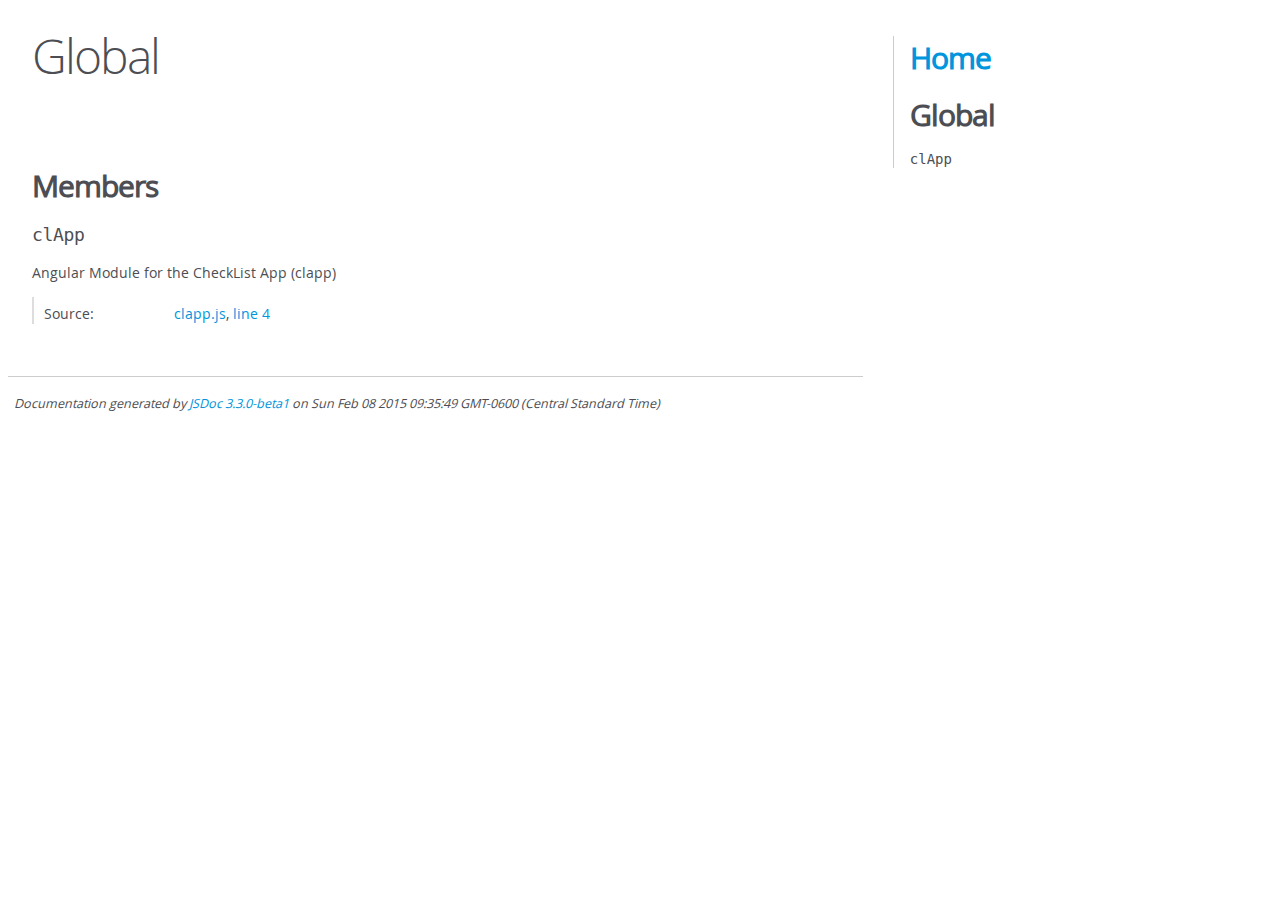
<file: out/global.html>
<!DOCTYPE html>
<html lang="en">
<head>
    <meta charset="utf-8">
    <title>JSDoc: Global</title>

    <script src="scripts/prettify/prettify.js"> </script>
    <script src="scripts/prettify/lang-css.js"> </script>
    <!--[if lt IE 9]>
      <script src="//html5shiv.googlecode.com/svn/trunk/html5.js"></script>
    <![endif]-->
    <link type="text/css" rel="stylesheet" href="styles/prettify-tomorrow.css">
    <link type="text/css" rel="stylesheet" href="styles/jsdoc-default.css">
</head>

<body>

<div id="main">

    <h1 class="page-title">Global</h1>






<section>

<header>

        <h2>

        </h2>


</header>

<article>
    <div class="container-overview">






<dl class="details">
































</dl>




    </div>












        <h3 class="subsection-title">Members</h3>



<h4 class="name" id="clApp"><span class="type-signature"></span>clApp<span class="type-signature"></span></h4>




<div class="description">
    Angular Module for the CheckList App (clapp)
</div>







<dl class="details">


























    <dt class="tag-source">Source:</dt>
    <dd class="tag-source"><ul class="dummy"><li>
        <a href="clapp.js.html">clapp.js</a>, <a href="clapp.js.html#line4">line 4</a>
    </li></ul></dd>







</dl>














</article>

</section>




</div>

<nav>
    <h2><a href="index.html">Home</a></h2><h3>Global</h3><ul><li><a href="global.html#clApp">clApp</a></li></ul>
</nav>

<br class="clear">

<footer>
    Documentation generated by <a href="https://github.com/jsdoc3/jsdoc">JSDoc 3.3.0-beta1</a> on Sun Feb 08 2015 09:35:49 GMT-0600 (Central Standard Time)
</footer>

<script> prettyPrint(); </script>
<script src="scripts/linenumber.js"> </script>
</body>
</html>
</file>
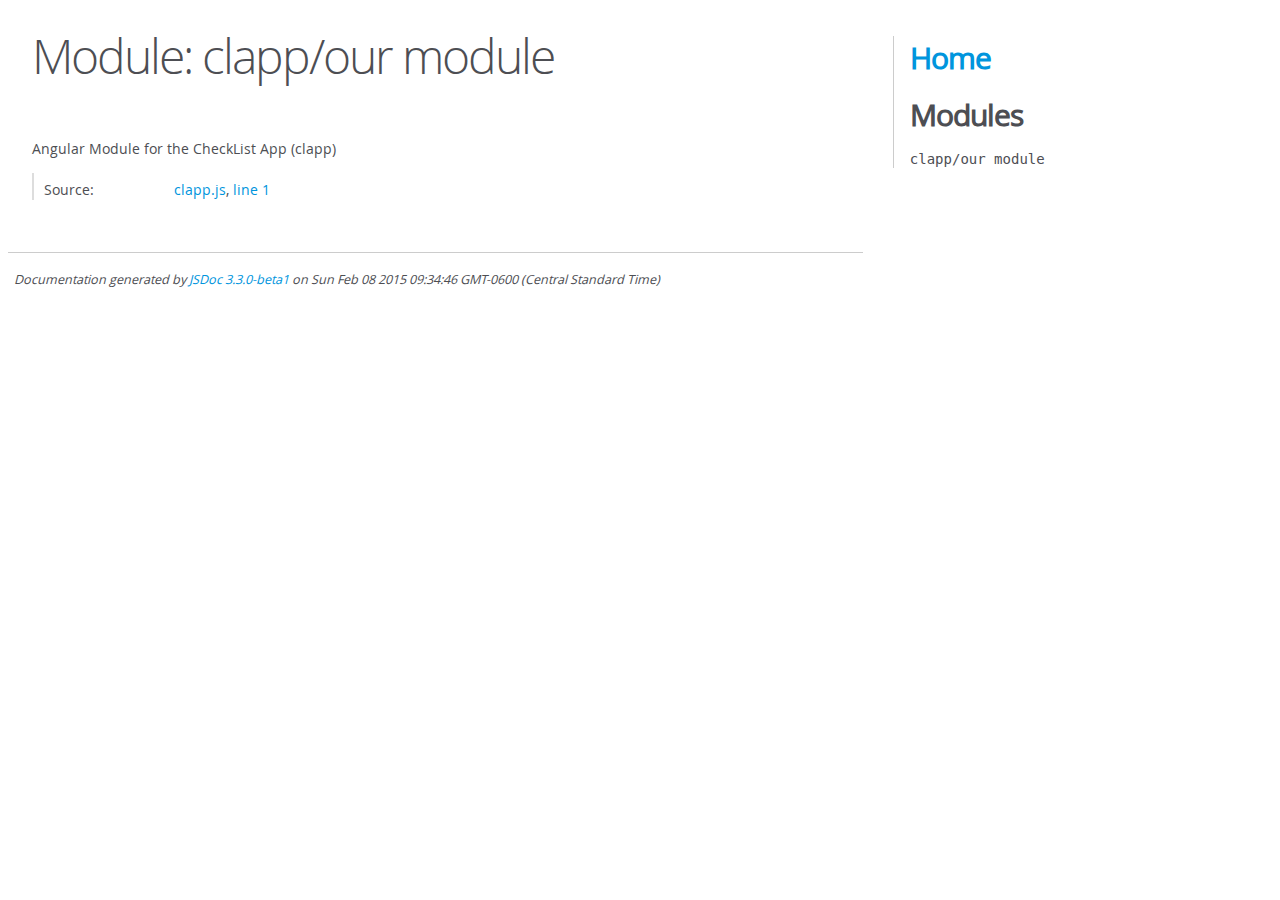
<file: out/module-clapp_our%20module.html>
<!DOCTYPE html>
<html lang="en">
<head>
    <meta charset="utf-8">
    <title>JSDoc: Module: clapp/our module</title>

    <script src="scripts/prettify/prettify.js"> </script>
    <script src="scripts/prettify/lang-css.js"> </script>
    <!--[if lt IE 9]>
      <script src="//html5shiv.googlecode.com/svn/trunk/html5.js"></script>
    <![endif]-->
    <link type="text/css" rel="stylesheet" href="styles/prettify-tomorrow.css">
    <link type="text/css" rel="stylesheet" href="styles/jsdoc-default.css">
</head>

<body>

<div id="main">

    <h1 class="page-title">Module: clapp/our module</h1>






<section>

<header>





</header>

<article>
    <div class="container-overview">


            <div class="description">Angular Module for the CheckList App (clapp)</div>



















<dl class="details">


























    <dt class="tag-source">Source:</dt>
    <dd class="tag-source"><ul class="dummy"><li>
        <a href="clapp.js.html">clapp.js</a>, <a href="clapp.js.html#line1">line 1</a>
    </li></ul></dd>







</dl>


















    </div>


















</article>

</section>




</div>

<nav>
    <h2><a href="index.html">Home</a></h2><h3>Modules</h3><ul><li><a href="module-clapp_our%2520module.html">clapp/our module</a></li></ul>
</nav>

<br class="clear">

<footer>
    Documentation generated by <a href="https://github.com/jsdoc3/jsdoc">JSDoc 3.3.0-beta1</a> on Sun Feb 08 2015 09:34:46 GMT-0600 (Central Standard Time)
</footer>

<script> prettyPrint(); </script>
<script src="scripts/linenumber.js"> </script>
</body>
</html>
</file>
<file: out/styles/prettify-tomorrow.css>
/* Tomorrow Theme */
/* Original theme - https://github.com/chriskempson/tomorrow-theme */
/* Pretty printing styles. Used with prettify.js. */
/* SPAN elements with the classes below are added by prettyprint. */
/* plain text */
.pln {
  color: #4d4d4c; }

@media screen {
  /* string content */
  .str {
    color: #718c00; }

  /* a keyword */
  .kwd {
    color: #8959a8; }

  /* a comment */
  .com {
    color: #8e908c; }

  /* a type name */
  .typ {
    color: #4271ae; }

  /* a literal value */
  .lit {
    color: #f5871f; }

  /* punctuation */
  .pun {
    color: #4d4d4c; }

  /* lisp open bracket */
  .opn {
    color: #4d4d4c; }

  /* lisp close bracket */
  .clo {
    color: #4d4d4c; }

  /* a markup tag name */
  .tag {
    color: #c82829; }

  /* a markup attribute name */
  .atn {
    color: #f5871f; }

  /* a markup attribute value */
  .atv {
    color: #3e999f; }

  /* a declaration */
  .dec {
    color: #f5871f; }

  /* a variable name */
  .var {
    color: #c82829; }

  /* a function name */
  .fun {
    color: #4271ae; } }
/* Use higher contrast and text-weight for printable form. */
@media print, projection {
  .str {
    color: #060; }

  .kwd {
    color: #006;
    font-weight: bold; }

  .com {
    color: #600;
    font-style: italic; }

  .typ {
    color: #404;
    font-weight: bold; }

  .lit {
    color: #044; }

  .pun, .opn, .clo {
    color: #440; }

  .tag {
    color: #006;
    font-weight: bold; }

  .atn {
    color: #404; }

  .atv {
    color: #060; } }
/* Style */
/*
pre.prettyprint {
  background: white;
  font-family: Consolas, Monaco, 'Andale Mono', monospace;
  font-size: 12px;
  line-height: 1.5;
  border: 1px solid #ccc;
  padding: 10px; }
*/

/* Specify class=linenums on a pre to get line numbering */
ol.linenums {
  margin-top: 0;
  margin-bottom: 0; }

/* IE indents via margin-left */
li.L0,
li.L1,
li.L2,
li.L3,
li.L4,
li.L5,
li.L6,
li.L7,
li.L8,
li.L9 {
  /* */ }

/* Alternate shading for lines */
li.L1,
li.L3,
li.L5,
li.L7,
li.L9 {
  /* */ }
</file>
<file: out/styles/jsdoc-default.css>
@font-face {
    font-family: 'Open Sans';
    font-weight: normal;
    font-style: normal;
    src: url('../fonts/OpenSans-Regular-webfont.eot');
    src:
        local('Open Sans'),
        local('OpenSans'),
        url('../fonts/OpenSans-Regular-webfont.eot?#iefix') format('embedded-opentype'),
        url('../fonts/OpenSans-Regular-webfont.woff') format('woff'),
        url('../fonts/OpenSans-Regular-webfont.svg#open_sansregular') format('svg');
}

@font-face {
    font-family: 'Open Sans Light';
    font-weight: normal;
    font-style: normal;
    src: url('../fonts/OpenSans-Light-webfont.eot');
    src:
        local('Open Sans Light'),
        local('OpenSans Light'),
        url('../fonts/OpenSans-Light-webfont.eot?#iefix') format('embedded-opentype'),
        url('../fonts/OpenSans-Light-webfont.woff') format('woff'),
        url('../fonts/OpenSans-Light-webfont.svg#open_sanslight') format('svg');
}

html
{
    overflow: auto;
    background-color: #fff;
    font-size: 14px;
}

body
{
    font-family: 'Open Sans', sans-serif;
    line-height: 1.5;
    color: #4d4e53;
    background-color: white;
}

a, a:visited, a:active {
    color: #0095dd;
    text-decoration: none;
}

a:hover {
    text-decoration: underline;
}

header
{
    display: block;
    padding: 0px 4px;
}

tt, code, kbd, samp {
    font-family: Consolas, Monaco, 'Andale Mono', monospace;
}

.class-description {
    font-size: 130%;
    line-height: 140%;
    margin-bottom: 1em;
    margin-top: 1em;
}

.class-description:empty {
    margin: 0;
}

#main {
    float: left;
    width: 70%;
}

article dl {
    margin-bottom: 40px;
}

section
{
    display: block;
    background-color: #fff;
    padding: 12px 24px;
    border-bottom: 1px solid #ccc;
    margin-right: 30px;
}

.variation {
    display: none;
}

.signature-attributes {
    font-size: 60%;
    color: #aaa;
    font-style: italic;
    font-weight: lighter;
}

nav
{
    display: block;
    float: right;
    margin-top: 28px;
    width: 30%;
    box-sizing: border-box;
    border-left: 1px solid #ccc;
    padding-left: 16px;
}

nav ul {
    font-family: 'Lucida Grande', 'Lucida Sans Unicode', arial, sans-serif;
    font-size: 100%;
    line-height: 17px;
    padding: 0;
    margin: 0;
    list-style-type: none;
}

nav ul a, nav ul a:visited, nav ul a:active {
    font-family: Consolas, Monaco, 'Andale Mono', monospace;
    line-height: 18px;
    color: #4D4E53;
}

nav h3 {
    margin-top: 12px;
}

nav li {
    margin-top: 6px;
}

footer {
    display: block;
    padding: 6px;
    margin-top: 12px;
    font-style: italic;
    font-size: 90%;
}

h1, h2, h3, h4 {
    font-weight: 200;
    margin: 0;
}

h1
{
    font-family: 'Open Sans Light', sans-serif;
    font-size: 48px;
    letter-spacing: -2px;
    margin: 12px 24px 20px;
}

h2, h3
{
    font-size: 30px;
    font-weight: 700;
    letter-spacing: -1px;
    margin-bottom: 12px;
}

h4
{
    font-size: 18px;
    letter-spacing: -0.33px;
    margin-bottom: 12px;
    color: #4d4e53;
}

h5, .container-overview .subsection-title
{
    font-size: 120%;
    font-weight: bold;
    letter-spacing: -0.01em;
    margin: 8px 0 3px 0;
}

h6
{
    font-size: 100%;
    letter-spacing: -0.01em;
    margin: 6px 0 3px 0;
    font-style: italic;
}

.ancestors { color: #999; }
.ancestors a
{
    color: #999 !important;
    text-decoration: none;
}

.clear
{
    clear: both;
}

.important
{
    font-weight: bold;
    color: #950B02;
}

.yes-def {
    text-indent: -1000px;
}

.type-signature {
    color: #aaa;
}

.name, .signature {
    font-family: Consolas, Monaco, 'Andale Mono', monospace;
}

.details { margin-top: 14px; border-left: 2px solid #DDD; }
.details dt { width: 120px; float: left; padding-left: 10px;  padding-top: 6px; }
.details dd { margin-left: 70px; }
.details ul { margin: 0; }
.details ul { list-style-type: none; }
.details li { margin-left: 30px; padding-top: 6px; }
.details pre.prettyprint { margin: 0 }
.details .object-value { padding-top: 0; }

.description {
    margin-bottom: 1em;
    margin-top: 1em;
}

.code-caption
{
    font-style: italic;
    font-size: 107%;
    margin: 0;
}

.prettyprint
{
    border: 1px solid #ddd;
    width: 80%;
    overflow: auto;
}

.prettyprint.source {
    width: inherit;
}

.prettyprint code
{
    font-size: 100%;
    line-height: 18px;
    display: block;
    padding: 4px 12px;
    margin: 0;
    background-color: #fff;
    color: #4D4E53;
}

.prettyprint code span.line
{
  display: inline-block;
}

.prettyprint.linenums
{
  padding-left: 70px;
  -webkit-user-select: none;
  -moz-user-select: none;
  -ms-user-select: none;
  user-select: none;
}

.prettyprint.linenums ol
{
  padding-left: 0;
}

.prettyprint.linenums li
{
  border-left: 3px #ddd solid;
}

.prettyprint.linenums li.selected,
.prettyprint.linenums li.selected *
{
  background-color: lightyellow;
}

.prettyprint.linenums li *
{
  -webkit-user-select: text;
  -moz-user-select: text;
  -ms-user-select: text;
  user-select: text;
}

.params, .props
{
    border-spacing: 0;
    border: 0;
    border-collapse: collapse;
}

.params .name, .props .name, .name code {
    color: #4D4E53;
    font-family: Consolas, Monaco, 'Andale Mono', monospace;
    font-size: 100%;
}

.params td, .params th, .props td, .props th
{
    border: 1px solid #ddd;
    margin: 0px;
    text-align: left;
    vertical-align: top;
    padding: 4px 6px;
    display: table-cell;
}

.params thead tr, .props thead tr
{
    background-color: #ddd;
    font-weight: bold;
}

.params .params thead tr, .props .props thead tr
{
    background-color: #fff;
    font-weight: bold;
}

.params th, .props th { border-right: 1px solid #aaa; }
.params thead .last, .props thead .last { border-right: 1px solid #ddd; }

.params td.description > p:first-child
{
    margin-top: 0;
    padding-top: 0;
}

.params td.description > p:last-child
{
    margin-bottom: 0;
    padding-bottom: 0;
}

.disabled {
    color: #454545;
}
</file>
